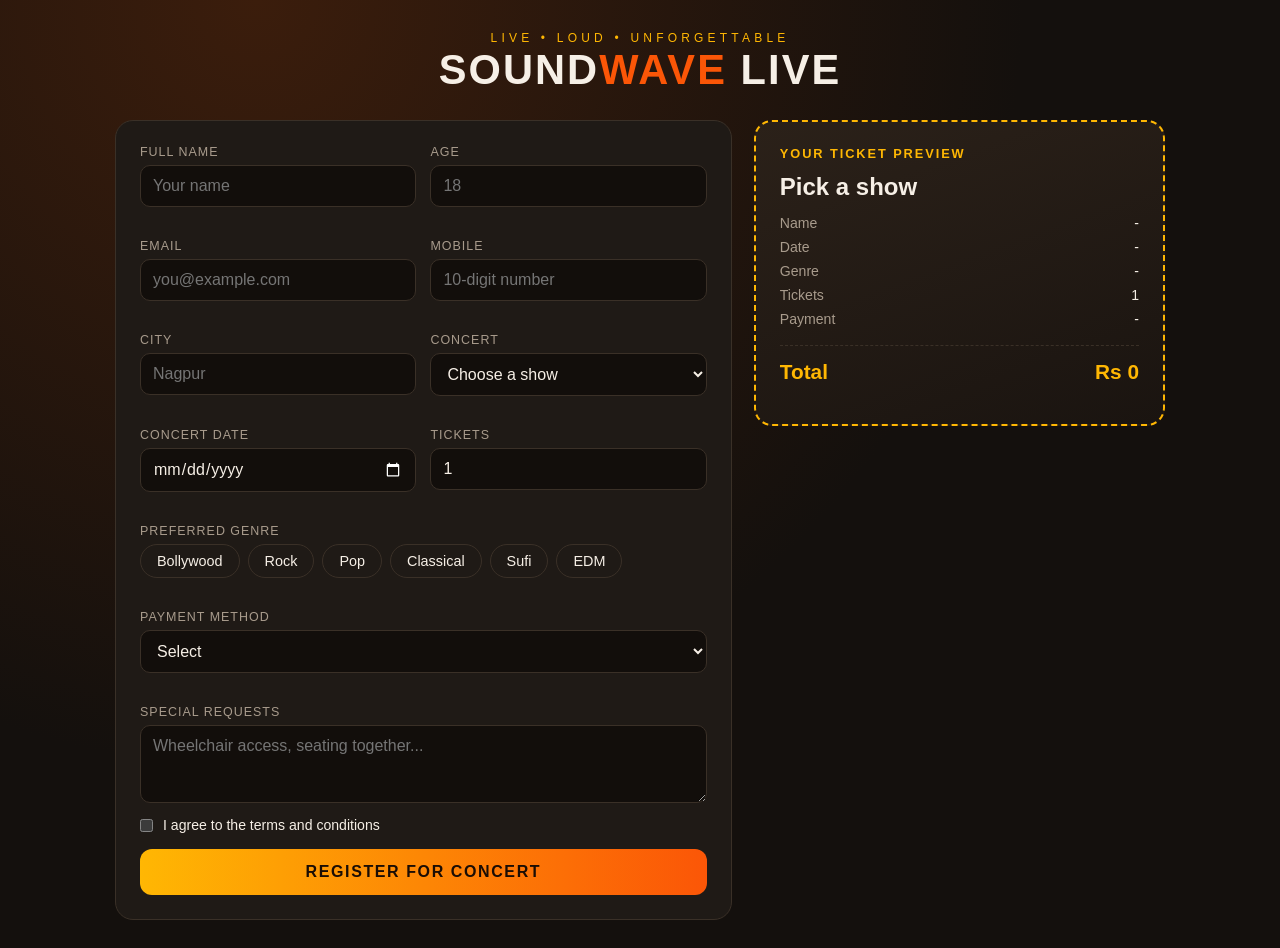
<file: Case_study1/index.html>
<!DOCTYPE html>
<html lang="en">
<head>
<meta charset="UTF-8">
<meta name="viewport" content="width=device-width, initial-scale=1.0">
<title>Sound Wave Live | Concert Registration</title>
<style>
  * { box-sizing: border-box; margin: 0; padding: 0; }
  :root { --bg:#14100d; --card:#1f1a16; --line:#3a3027; --gold:#ffb703; --red:#fb5607; --txt:#f6efe6; --mut:#a89b8c; }
  body { font-family: 'Trebuchet MS', 'Segoe UI', sans-serif; background: radial-gradient(circle at 20% 0%, #3b1d0c, var(--bg) 55%); color: var(--txt); min-height: 100vh; padding: 28px 16px; }
  .wrap { max-width: 1050px; margin: auto; display: grid; grid-template-columns: 1.5fr 1fr; gap: 22px; align-items: start; }
  header { grid-column: 1 / -1; text-align: center; margin-bottom: 4px; }
  header small { letter-spacing: .35em; color: var(--gold); font-size: .75rem; }
  header h1 { font-size: 2.6rem; text-transform: uppercase; letter-spacing: .05em; }
  header h1 b { color: var(--red); }
  form, .ticket { background: var(--card); border: 1px solid var(--line); border-radius: 18px; padding: 24px; }
  .row { display: grid; grid-template-columns: 1fr 1fr; gap: 14px; }
  .field { margin-bottom: 14px; display: flex; flex-direction: column; gap: 6px; }
  label, .lbl { font-size: .78rem; text-transform: uppercase; letter-spacing: .08em; color: var(--mut); }
  input, select, textarea { font: inherit; padding: 11px 12px; background: #120e0b; color: var(--txt); border: 1px solid var(--line); border-radius: 10px; color-scheme: dark; }
  input:focus, select:focus, textarea:focus { outline: 2px solid var(--gold); }
  .err { color: #ff6b6b; font-size: .75rem; min-height: 1em; }
  .chips { display: flex; flex-wrap: wrap; gap: 8px; }
  .chips input { display: none; }
  .chips label { text-transform: none; letter-spacing: 0; font-size: .9rem; padding: 8px 16px; border: 1px solid var(--line); border-radius: 99px; cursor: pointer; color: var(--txt); }
  .chips input:checked + label { background: var(--gold); color: #1a1208; border-color: var(--gold); font-weight: 700; }
  .terms { display: flex; gap: 10px; align-items: center; margin: 6px 0 16px; font-size: .88rem; }
  button { width: 100%; padding: 14px; font: inherit; font-weight: 800; letter-spacing: .1em; text-transform: uppercase; border: 0; border-radius: 12px; cursor: pointer; background: linear-gradient(90deg, var(--gold), var(--red)); color: #1a0d05; }
  button:hover { filter: brightness(1.08); }

  .ticket { position: sticky; top: 20px; background: linear-gradient(160deg, #2b2119, #1a1410); border: 2px dashed var(--gold); }
  .ticket h3 { color: var(--gold); letter-spacing: .15em; font-size: .8rem; margin-bottom: 12px; }
  .ticket .big { font-size: 1.5rem; font-weight: 800; margin-bottom: 14px; }
  .ticket dl { display: grid; grid-template-columns: auto 1fr; gap: 8px 14px; font-size: .88rem; }
  .ticket dt { color: var(--mut); }
  .ticket dd { text-align: right; word-break: break-word; }
  .total { margin-top: 18px; padding-top: 14px; border-top: 1px dashed var(--line); display: flex; justify-content: space-between; font-size: 1.3rem; font-weight: 800; color: var(--gold); }
  .saved { margin-top: 16px; font-size: .8rem; color: var(--mut); }

  @media (max-width: 800px) { .wrap { grid-template-columns: 1fr; } .row { grid-template-columns: 1fr; } .ticket { position: static; } header h1 { font-size: 1.9rem; } }
</style>
</head>
<body>
<div class="wrap">
  <header>
    <small>LIVE &bull; LOUD &bull; UNFORGETTABLE</small>
    <h1>Sound<b>Wave</b> Live</h1>
  </header>

  <form id="reg" novalidate>
    <div class="row">
      <div class="field"><label for="name">Full name</label><input id="name" placeholder="Your name"><span class="err"></span></div>
      <div class="field"><label for="age">Age</label><input id="age" type="number" min="10" max="99" placeholder="18"><span class="err"></span></div>
    </div>
    <div class="row">
      <div class="field"><label for="email">Email</label><input id="email" type="email" placeholder="you@example.com"><span class="err"></span></div>
      <div class="field"><label for="mobile">Mobile</label><input id="mobile" inputmode="numeric" maxlength="10" placeholder="10-digit number"><span class="err"></span></div>
    </div>
    <div class="row">
      <div class="field"><label for="city">City</label><input id="city" placeholder="Nagpur"><span class="err"></span></div>
      <div class="field"><label for="concert">Concert</label>
        <select id="concert">
          <option value="">Choose a show</option>
          <option value="Arijit Singh Night|1500">Arijit Singh Night - Rs 1500</option>
          <option value="Rock Mania|1200">Rock Mania - Rs 1200</option>
          <option value="Sufi Evening|900">Sufi Evening - Rs 900</option>
          <option value="EDM Fest|1800">EDM Fest - Rs 1800</option>
        </select><span class="err"></span></div>
    </div>
    <div class="row">
      <div class="field"><label for="cdate">Concert date</label><input id="cdate" type="date"><span class="err"></span></div>
      <div class="field"><label for="tickets">Tickets</label><input id="tickets" type="number" min="1" max="10" value="1"><span class="err"></span></div>
    </div>
    <div class="field"><span class="lbl">Preferred genre</span>
      <div class="chips" id="genres"></div><span class="err" id="genreErr"></span></div>
    <div class="field"><label for="pay">Payment method</label>
      <select id="pay"><option value="">Select</option><option>UPI</option><option>Credit / Debit Card</option><option>Net Banking</option><option>Pay at venue</option></select><span class="err"></span></div>
    <div class="field"><label for="req">Special requests</label><textarea id="req" rows="3" placeholder="Wheelchair access, seating together..."></textarea></div>
    <div class="terms"><input type="checkbox" id="terms"><label for="terms" style="text-transform:none;letter-spacing:0;font-size:.88rem;color:var(--txt)">I agree to the terms and conditions</label></div>
    <span class="err" id="termsErr"></span>
    <button type="submit">Register for concert</button>
  </form>

  <aside class="ticket">
    <h3>YOUR TICKET PREVIEW</h3>
    <div class="big" id="pShow">Pick a show</div>
    <dl>
      <dt>Name</dt><dd id="pName">-</dd>
      <dt>Date</dt><dd id="pDate">-</dd>
      <dt>Genre</dt><dd id="pGenre">-</dd>
      <dt>Tickets</dt><dd id="pTix">1</dd>
      <dt>Payment</dt><dd id="pPay">-</dd>
    </dl>
    <div class="total"><span>Total</span><span id="pTotal">Rs 0</span></div>
    <p class="saved" id="savedCount"></p>
  </aside>
</div>

<script>
const $ = (id) => document.getElementById(id);
const genres = ['Bollywood', 'Rock', 'Pop', 'Classical', 'Sufi', 'EDM'];
$('genres').innerHTML = genres.map((g, i) =>
  `<input type="radio" name="genre" id="g${i}" value="${g}"><label for="g${i}">${g}</label>`).join('');

$('cdate').min = new Date().toISOString().split('T')[0];

function preview() {
  const [show, price] = ($('concert').value || '|0').split('|');
  $('pShow').textContent = show || 'Pick a show';
  $('pName').textContent = $('name').value || '-';
  $('pDate').textContent = $('cdate').value || '-';
  const g = document.querySelector('input[name=genre]:checked');
  $('pGenre').textContent = g ? g.value : '-';
  const n = Math.max(0, parseInt($('tickets').value) || 0);
  $('pTix').textContent = n;
  $('pPay').textContent = $('pay').value || '-';
  $('pTotal').textContent = 'Rs ' + (Number(price) * n).toLocaleString('en-IN');
}
$('reg').addEventListener('input', preview);
$('reg').addEventListener('change', preview);

function setErr(id, msg) {
  const el = $(id);
  el.parentElement.querySelector('.err').textContent = msg;
  return !msg;
}

function validate() {
  let ok = true;
  ok = setErr('name', $('name').value.trim().length < 3 ? 'Enter your full name' : '') && ok;
  ok = setErr('age', !($('age').value >= 10) ? 'Enter a valid age' : '') && ok;
  ok = setErr('email', !/^\S+@\S+\.\S+$/.test($('email').value) ? 'Enter a valid email' : '') && ok;
  ok = setErr('mobile', !/^[6-9]\d{9}$/.test($('mobile').value) ? 'Enter a valid 10-digit mobile' : '') && ok;
  ok = setErr('city', !$('city').value.trim() ? 'City required' : '') && ok;
  ok = setErr('concert', !$('concert').value ? 'Choose a concert' : '') && ok;
  ok = setErr('cdate', !$('cdate').value ? 'Pick a date' : '') && ok;
  ok = setErr('tickets', !($('tickets').value >= 1 && $('tickets').value <= 10) ? '1 to 10 tickets' : '') && ok;
  ok = setErr('pay', !$('pay').value ? 'Select payment method' : '') && ok;
  const g = document.querySelector('input[name=genre]:checked');
  $('genreErr').textContent = g ? '' : 'Pick a genre'; ok = !!g && ok;
  $('termsErr').textContent = $('terms').checked ? '' : 'Please accept the terms'; ok = $('terms').checked && ok;
  return ok;
}

function refreshCount() {
  const n = (JSON.parse(localStorage.getItem('concertRegs')) || []).length;
  $('savedCount').textContent = n ? `${n} registration(s) saved in this browser` : '';
}

$('reg').addEventListener('submit', (e) => {
  e.preventDefault();
  if (!validate()) return;
  const data = {
    name: $('name').value.trim(), age: $('age').value, email: $('email').value, mobile: $('mobile').value,
    city: $('city').value.trim(), concert: $('concert').value.split('|')[0], date: $('cdate').value,
    genre: document.querySelector('input[name=genre]:checked').value, tickets: $('tickets').value,
    payment: $('pay').value, request: $('req').value.trim(), savedAt: new Date().toISOString()
  };
  const all = JSON.parse(localStorage.getItem('concertRegs')) || [];
  all.push(data);
  localStorage.setItem('concertRegs', JSON.stringify(all));
  alert('Concert registration saved successfully!');
  e.target.reset(); $('tickets').value = 1; preview(); refreshCount();
});
refreshCount(); preview();
</script>
</body>
</html>
</file>
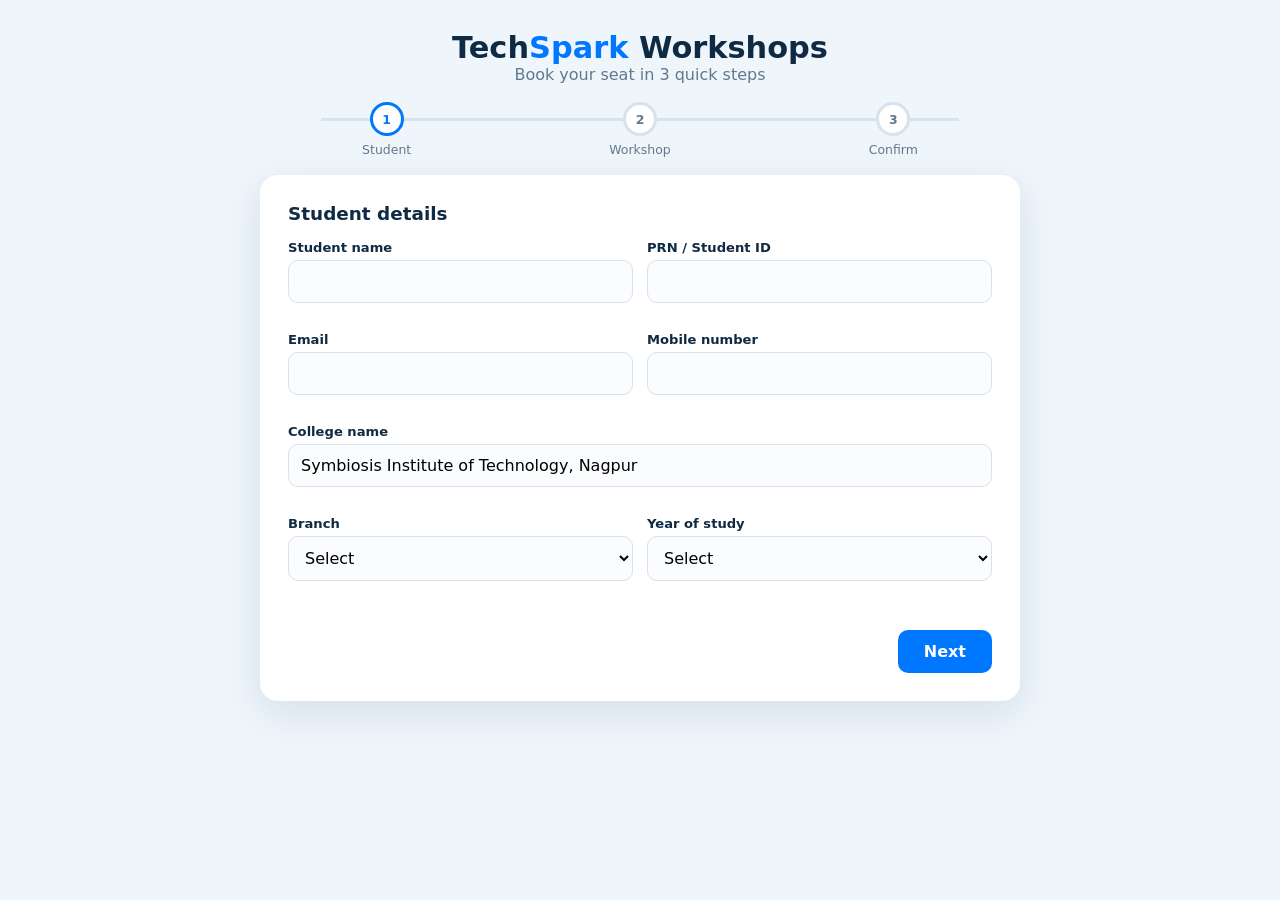
<file: Case_Study2/index.html>
<!DOCTYPE html>
<html lang="en">
<head>
<meta charset="UTF-8">
<meta name="viewport" content="width=device-width, initial-scale=1.0">
<title>TechSpark Workshops | Ticket Booking</title>
<style>
  * { box-sizing: border-box; margin: 0; padding: 0; }
  :root { --ink:#0f2a43; --blue:#0077ff; --mint:#00c9a7; --bg:#eef5fb; --line:#d6e2ee; --mut:#62788d; }
  body { font-family: 'Segoe UI', system-ui, sans-serif; background: var(--bg); color: var(--ink); min-height: 100vh; display: flex; justify-content: center; padding: 30px 14px; }
  .shell { width: 100%; max-width: 760px; }
  .brand { text-align: center; margin-bottom: 18px; }
  .brand h1 { font-size: 1.9rem; }
  .brand h1 span { color: var(--blue); }
  .brand p { color: var(--mut); }

  .steps { display: flex; justify-content: space-between; margin-bottom: 18px; position: relative; }
  .steps::before { content: ''; position: absolute; top: 16px; left: 8%; right: 8%; height: 3px; background: var(--line); }
  .step { position: relative; z-index: 1; text-align: center; flex: 1; font-size: .78rem; color: var(--mut); }
  .step i { display: grid; place-items: center; width: 34px; height: 34px; margin: 0 auto 6px; border-radius: 50%; background: #fff; border: 3px solid var(--line); font-style: normal; font-weight: 700; }
  .step.on i { border-color: var(--blue); color: var(--blue); }
  .step.done i { background: var(--mint); border-color: var(--mint); color: #fff; }

  .card { background: #fff; border-radius: 18px; padding: 28px; box-shadow: 0 12px 40px rgba(15,42,67,.1); }
  .pane { display: none; }
  .pane.show { display: block; animation: in .3s; }
  @keyframes in { from { opacity: 0; transform: translateX(14px); } }
  h2 { font-size: 1.15rem; margin-bottom: 16px; }
  .row { display: grid; grid-template-columns: 1fr 1fr; gap: 14px; }
  .f { margin-bottom: 14px; }
  .f label { display: block; font-size: .82rem; font-weight: 600; margin-bottom: 5px; }
  input, select, textarea { width: 100%; font: inherit; padding: 11px 12px; border: 1.5px solid var(--line); border-radius: 10px; background: #fafcfe; }
  input:focus, select:focus, textarea:focus { outline: none; border-color: var(--blue); box-shadow: 0 0 0 3px rgba(0,119,255,.15); }
  input.bad, select.bad { border-color: #e5484d; }
  .err { color: #e5484d; font-size: .75rem; min-height: 1em; display: block; margin-top: 3px; }

  .cards { display: grid; grid-template-columns: repeat(3, 1fr); gap: 12px; }
  .cards input { display: none; }
  .opt { display: block; padding: 16px 10px; text-align: center; border: 2px solid var(--line); border-radius: 14px; cursor: pointer; font-weight: 600; }
  .opt small { display: block; color: var(--mut); font-weight: 400; margin-top: 4px; }
  .cards input:checked + .opt { border-color: var(--blue); background: #eaf3ff; }

  .counter { display: flex; align-items: center; gap: 14px; }
  .counter button { width: 38px; height: 38px; border-radius: 50%; border: 0; background: var(--blue); color: #fff; font-size: 1.3rem; cursor: pointer; }
  .counter output { font-size: 1.3rem; font-weight: 700; min-width: 28px; text-align: center; }

  .sum { background: #f3f8fd; border-radius: 12px; padding: 16px; font-size: .92rem; }
  .sum div { display: flex; justify-content: space-between; padding: 5px 0; border-bottom: 1px dashed var(--line); }
  .sum div:last-child { border: 0; font-weight: 800; font-size: 1.1rem; color: var(--blue); }

  .btns { display: flex; justify-content: space-between; margin-top: 20px; gap: 10px; }
  .btn { padding: 12px 26px; border: 0; border-radius: 10px; font: inherit; font-weight: 700; cursor: pointer; }
  .back { background: #e6eef6; color: var(--ink); }
  .next { background: var(--blue); color: #fff; margin-left: auto; }
  .book { background: linear-gradient(90deg, var(--blue), var(--mint)); color: #fff; margin-left: auto; }
  .agree { display: flex; gap: 8px; align-items: center; margin-top: 14px; font-size: .88rem; }
  .agree input { width: auto; }

  #okBox { display: none; text-align: center; padding: 20px 0; }
  #okBox .tick { width: 70px; height: 70px; border-radius: 50%; background: var(--mint); color: #fff; font-size: 2.2rem; display: grid; place-items: center; margin: 0 auto 14px; }
  #okBox code { display: inline-block; background: #eaf3ff; padding: 6px 14px; border-radius: 8px; font-weight: 700; margin: 8px 0 16px; }

  @media (max-width: 600px) { .row, .cards { grid-template-columns: 1fr; } .card { padding: 20px; } .step span { display: none; } }
</style>
</head>
<body>
<div class="shell">
  <div class="brand"><h1>Tech<span>Spark</span> Workshops</h1><p>Book your seat in 3 quick steps</p></div>

  <div class="steps">
    <div class="step on" data-s="0"><i>1</i><span>Student</span></div>
    <div class="step" data-s="1"><i>2</i><span>Workshop</span></div>
    <div class="step" data-s="2"><i>3</i><span>Confirm</span></div>
  </div>

  <div class="card">
    <form id="f" novalidate>
      <section class="pane show">
        <h2>Student details</h2>
        <div class="row">
          <div class="f"><label>Student name</label><input id="name"><span class="err"></span></div>
          <div class="f"><label>PRN / Student ID</label><input id="prn"><span class="err"></span></div>
        </div>
        <div class="row">
          <div class="f"><label>Email</label><input id="email" type="email"><span class="err"></span></div>
          <div class="f"><label>Mobile number</label><input id="mobile" maxlength="10"><span class="err"></span></div>
        </div>
        <div class="f"><label>College name</label><input id="college" value="Symbiosis Institute of Technology, Nagpur"><span class="err"></span></div>
        <div class="row">
          <div class="f"><label>Branch</label>
            <select id="branch"><option value="">Select</option><option>Computer Science</option><option>Information Technology</option><option>Electronics &amp; Telecom</option><option>Mechanical</option><option>Civil</option></select><span class="err"></span></div>
          <div class="f"><label>Year of study</label>
            <select id="year"><option value="">Select</option><option>First Year</option><option>Second Year</option><option>Third Year</option><option>Fourth Year</option></select><span class="err"></span></div>
        </div>
      </section>

      <section class="pane">
        <h2>Choose your workshop</h2>
        <div class="cards f">
          <div><input type="radio" name="wtype" id="w1" value="Artificial Intelligence|300"><label class="opt" for="w1">AI &amp; ML<small>Rs 300</small></label></div>
          <div><input type="radio" name="wtype" id="w2" value="Web Development|250"><label class="opt" for="w2">Web Dev<small>Rs 250</small></label></div>
          <div><input type="radio" name="wtype" id="w3" value="Cyber Security|350"><label class="opt" for="w3">Cyber Security<small>Rs 350</small></label></div>
        </div>
        <span class="err" id="wErr"></span>
        <div class="row">
          <div class="f"><label>Workshop date</label><input id="wdate" type="date"><span class="err"></span></div>
          <div class="f"><label>Number of tickets</label>
            <div class="counter"><button type="button" id="minus">-</button><output id="qty">1</output><button type="button" id="plus">+</button></div></div>
        </div>
        <div class="f"><label>Additional requirements</label><textarea id="extra" rows="3" placeholder="Laptop needed, dietary needs..."></textarea></div>
      </section>

      <section class="pane">
        <h2>Review &amp; confirm</h2>
        <div class="sum" id="sum"></div>
        <label class="agree"><input type="checkbox" id="terms"> I agree to the terms and conditions</label>
        <span class="err" id="tErr"></span>
      </section>

      <div class="btns">
        <button type="button" class="btn back" id="back" style="visibility:hidden">Back</button>
        <button type="button" class="btn next" id="next">Next</button>
        <button type="submit" class="btn book" id="book" style="display:none">Book workshop ticket</button>
      </div>
    </form>

    <div id="okBox">
      <div class="tick">&#10003;</div>
      <h2>Booking confirmed!</h2>
      <code id="bid"></code>
      <p style="color:var(--mut);margin-bottom:16px">Workshop ticket booking saved successfully.</p>
      <button class="btn next" style="margin:0" onclick="location.reload()">Book another</button>
    </div>
  </div>
</div>

<script>
const $ = (id) => document.getElementById(id);
const panes = document.querySelectorAll('.pane');
const stepEls = document.querySelectorAll('.step');
let cur = 0, qty = 1;
$('wdate').min = new Date().toISOString().split('T')[0];

function mark(id, msg) {
  const el = $(id); const sp = el.parentElement.querySelector('.err');
  el.classList.toggle('bad', !!msg); if (sp) sp.textContent = msg; return !msg;
}
function check(step) {
  let ok = true;
  if (step === 0) {
    ok = mark('name', $('name').value.trim().length < 3 ? 'Enter your name' : '') && ok;
    ok = mark('prn', !$('prn').value.trim() ? 'PRN required' : '') && ok;
    ok = mark('email', !/^\S+@\S+\.\S+$/.test($('email').value) ? 'Valid email required' : '') && ok;
    ok = mark('mobile', !/^[6-9]\d{9}$/.test($('mobile').value) ? '10-digit mobile required' : '') && ok;
    ok = mark('college', !$('college').value.trim() ? 'Required' : '') && ok;
    ok = mark('branch', !$('branch').value ? 'Select branch' : '') && ok;
    ok = mark('year', !$('year').value ? 'Select year' : '') && ok;
  }
  if (step === 1) {
    const w = document.querySelector('input[name=wtype]:checked');
    $('wErr').textContent = w ? '' : 'Pick a workshop'; ok = !!w && ok;
    ok = mark('wdate', !$('wdate').value ? 'Pick a date' : '') && ok;
  }
  return ok;
}
function go(n) {
  cur = n;
  panes.forEach((p, i) => p.classList.toggle('show', i === n));
  stepEls.forEach((s, i) => { s.classList.toggle('on', i === n); s.classList.toggle('done', i < n); });
  $('back').style.visibility = n ? 'visible' : 'hidden';
  $('next').style.display = n < 2 ? 'block' : 'none';
  $('book').style.display = n === 2 ? 'block' : 'none';
  if (n === 2) summary();
}
function summary() {
  const [type, price] = document.querySelector('input[name=wtype]:checked').value.split('|');
  $('sum').innerHTML = `
    <div><span>Student</span><span>${$('name').value} (${$('prn').value})</span></div>
    <div><span>Branch / Year</span><span>${$('branch').value}, ${$('year').value}</span></div>
    <div><span>Contact</span><span>${$('email').value}</span></div>
    <div><span>Workshop</span><span>${type}</span></div>
    <div><span>Date</span><span>${$('wdate').value}</span></div>
    <div><span>Tickets</span><span>${qty} x Rs ${price}</span></div>
    <div><span>Total</span><span>Rs ${qty * price}</span></div>`;
}
$('next').onclick = () => { if (check(cur)) go(cur + 1); };
$('back').onclick = () => go(cur - 1);
$('plus').onclick = () => { if (qty < 10) $('qty').textContent = ++qty; };
$('minus').onclick = () => { if (qty > 1) $('qty').textContent = --qty; };

$('f').addEventListener('submit', (e) => {
  e.preventDefault();
  if (!$('terms').checked) { $('tErr').textContent = 'Please accept the terms'; return; }
  const [type, price] = document.querySelector('input[name=wtype]:checked').value.split('|');
  const id = 'TS' + Date.now().toString().slice(-6);
  const rec = { id, name: $('name').value, prn: $('prn').value, email: $('email').value, mobile: $('mobile').value,
    college: $('college').value, branch: $('branch').value, year: $('year').value, workshop: type,
    date: $('wdate').value, tickets: qty, total: qty * price, extra: $('extra').value };
  const all = JSON.parse(localStorage.getItem('workshopBookings')) || [];
  all.push(rec); localStorage.setItem('workshopBookings', JSON.stringify(all));
  alert('Workshop ticket booking saved successfully!');
  $('f').style.display = 'none'; $('okBox').style.display = 'block'; $('bid').textContent = 'Booking ID: ' + id;
});
</script>
</body>
</html>
</file>
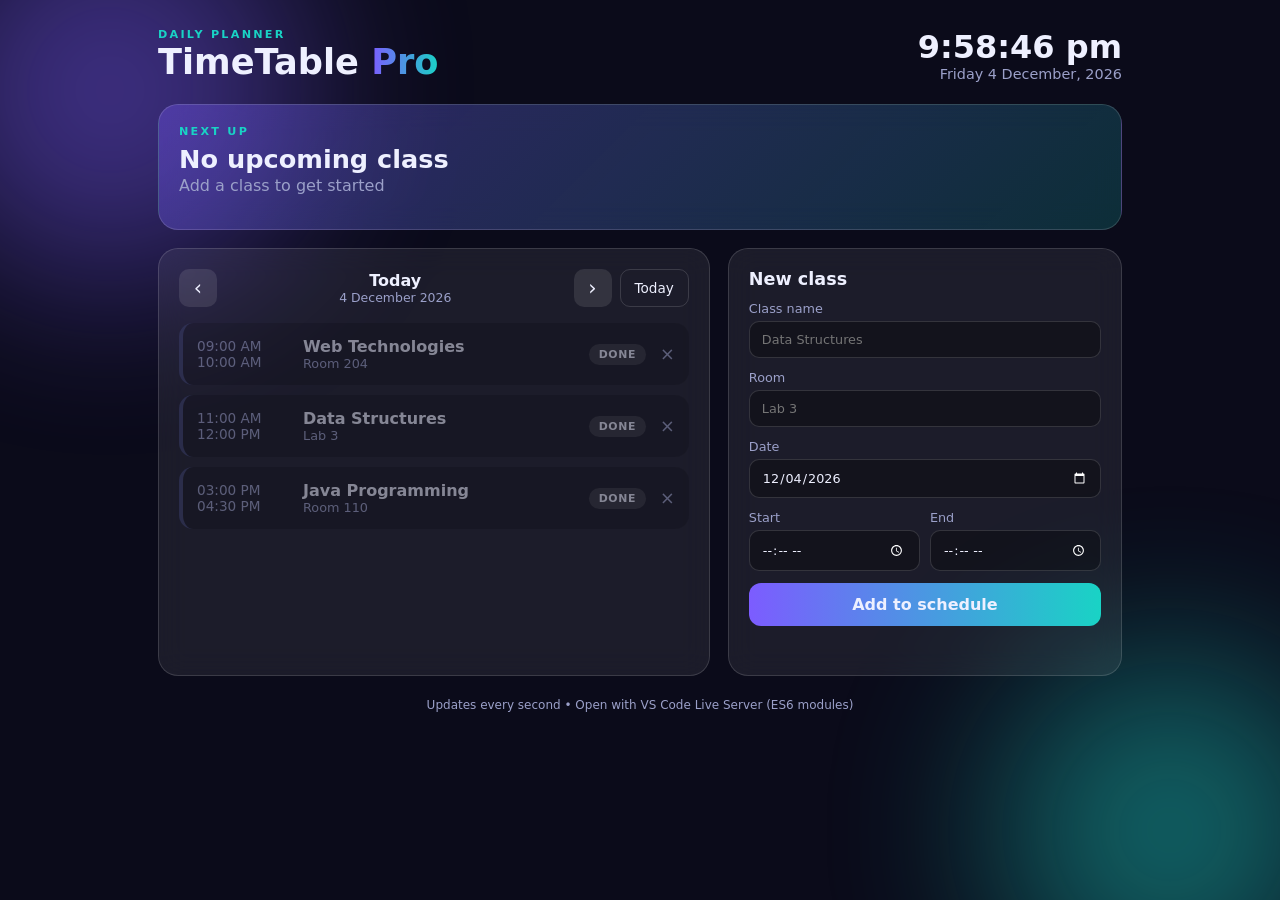
<file: Pract_11/index.html>
<!DOCTYPE html>
<html lang="en">
<head>
  <meta charset="UTF-8">
  <meta name="viewport" content="width=device-width, initial-scale=1.0">
  <title>TimeTable Pro | Class Scheduler</title>
  <link rel="stylesheet" href="style.css">
</head>
<body>
  <div class="blob b1"></div>
  <div class="blob b2"></div>

  <main class="app">
    <header class="top">
      <div>
        <p class="eyebrow">DAILY PLANNER</p>
        <h1>TimeTable <span>Pro</span></h1>
      </div>
      <div class="clock">
        <div id="liveTime">--:--:--</div>
        <div id="liveDate">---</div>
      </div>
    </header>

    <section class="hero glass" id="nextCard">
      <p class="eyebrow">NEXT UP</p>
      <h2 id="nextName">No upcoming class</h2>
      <p id="nextMeta">Add a class to get started</p>
      <div class="count" id="nextCount"></div>
    </section>

    <section class="grid">
      <div class="glass">
        <div class="nav">
          <button id="prev" aria-label="Previous day">&#8249;</button>
          <div class="nav-mid">
            <strong id="dayLabel">Today</strong>
            <small id="dayFull"></small>
          </div>
          <button id="next" aria-label="Next day">&#8250;</button>
          <button id="today" class="ghost">Today</button>
        </div>
        <ul id="list" class="list"></ul>
      </div>

      <form id="form" class="glass form">
        <h3>New class</h3>
        <label>Class name
          <input id="name" required placeholder="Data Structures">
        </label>
        <label>Room
          <input id="room" required placeholder="Lab 3">
        </label>
        <label>Date
          <input id="date" type="date" required>
        </label>
        <div class="two">
          <label>Start
            <input id="start" type="time" required>
          </label>
          <label>End
            <input id="end" type="time" required>
          </label>
        </div>
        <button class="primary" type="submit">Add to schedule</button>
        <p id="toast" class="toast"></p>
      </form>
    </section>

    <p class="foot">Updates every second &bull; Open with VS Code Live Server (ES6 modules)</p>
  </main>

  <script type="module" src="main.js"></script>
</body>
</html>
</file>
<file: Pract_11/style.css>
* { box-sizing: border-box; margin: 0; padding: 0; }
:root {
  --bg: #0b0b1a;
  --glass: rgba(255,255,255,.07);
  --line: rgba(255,255,255,.14);
  --txt: #eef0ff;
  --mut: #9ba0c9;
  --a: #7c5cff;
  --b: #19d3c5;
  --live: #ff4d6d;
}
body {
  font-family: 'Segoe UI', system-ui, sans-serif;
  background: var(--bg);
  color: var(--txt);
  min-height: 100vh;
  overflow-x: hidden;
}
.blob { position: fixed; border-radius: 50%; filter: blur(90px); opacity: .45; z-index: 0; }
.b1 { width: 380px; height: 380px; background: var(--a); top: -100px; left: -80px; }
.b2 { width: 340px; height: 340px; background: var(--b); bottom: -100px; right: -60px; }

.app { position: relative; z-index: 1; max-width: 1000px; margin: auto; padding: 28px 18px 40px; }
.top { display: flex; justify-content: space-between; align-items: flex-end; gap: 14px; flex-wrap: wrap; margin-bottom: 22px; }
.eyebrow { font-size: .7rem; letter-spacing: .2em; color: var(--b); font-weight: 700; }
h1 { font-size: 2.2rem; }
h1 span { background: linear-gradient(90deg, var(--a), var(--b)); -webkit-background-clip: text; background-clip: text; color: transparent; }
.clock { text-align: right; }
#liveTime { font-size: 2rem; font-weight: 700; font-variant-numeric: tabular-nums; }
#liveDate { color: var(--mut); font-size: .9rem; }

.glass {
  background: var(--glass);
  border: 1px solid var(--line);
  border-radius: 20px;
  padding: 20px;
  backdrop-filter: blur(14px);
}
.hero { margin-bottom: 18px; background: linear-gradient(135deg, rgba(124,92,255,.35), rgba(25,211,197,.18)); }
.hero h2 { font-size: 1.6rem; margin: 6px 0 2px; }
.hero p#nextMeta { color: var(--mut); }
.count { margin-top: 14px; display: flex; gap: 10px; }
.count div { background: rgba(0,0,0,.3); border-radius: 12px; padding: 10px 14px; min-width: 64px; text-align: center; }
.count b { display: block; font-size: 1.5rem; font-variant-numeric: tabular-nums; }
.count small { font-size: .65rem; color: var(--mut); letter-spacing: .1em; }

.grid { display: grid; grid-template-columns: 1.4fr 1fr; gap: 18px; }

.nav { display: flex; align-items: center; gap: 8px; margin-bottom: 16px; }
.nav-mid { flex: 1; text-align: center; }
.nav-mid small { display: block; color: var(--mut); font-size: .78rem; }
button { font: inherit; cursor: pointer; border: 0; color: var(--txt); }
.nav button { width: 38px; height: 38px; border-radius: 10px; background: rgba(255,255,255,.1); font-size: 1.3rem; }
.nav button.ghost { width: auto; padding: 0 14px; font-size: .85rem; border: 1px solid var(--line); background: transparent; }
.nav button:hover { background: rgba(255,255,255,.2); }

.list { list-style: none; display: grid; gap: 10px; }
.item { display: flex; gap: 14px; align-items: center; padding: 14px; border-radius: 14px; background: rgba(0,0,0,.25); border-left: 4px solid var(--mut); }
.item .t { min-width: 92px; font-size: .85rem; color: var(--mut); font-variant-numeric: tabular-nums; }
.item .n { font-weight: 600; }
.item .r { font-size: .8rem; color: var(--mut); }
.item .info { flex: 1; }
.badge { font-size: .68rem; padding: 4px 10px; border-radius: 99px; font-weight: 700; letter-spacing: .06em; }
.item.upcoming { border-color: var(--a); } .upcoming .badge { background: rgba(124,92,255,.3); }
.item.live { border-color: var(--live); } .live .badge { background: var(--live); animation: pulse 1.2s infinite; }
.item.done { opacity: .5; border-color: #3a3f6b; } .done .badge { background: rgba(255,255,255,.12); }
.del { background: transparent; color: var(--mut); font-size: 1.1rem; }
.del:hover { color: var(--live); }
.empty { text-align: center; color: var(--mut); padding: 30px 0; }
@keyframes pulse { 50% { opacity: .55; } }

.form { display: grid; gap: 12px; align-content: start; }
.form h3 { font-size: 1.1rem; }
label { display: grid; gap: 5px; font-size: .8rem; color: var(--mut); }
input { font: inherit; padding: 10px 12px; border-radius: 10px; border: 1px solid var(--line); background: rgba(0,0,0,.3); color: var(--txt); color-scheme: dark; }
input:focus { outline: 2px solid var(--a); }
.two { display: grid; grid-template-columns: 1fr 1fr; gap: 10px; }
.primary { padding: 12px; border-radius: 12px; font-weight: 700; background: linear-gradient(90deg, var(--a), var(--b)); }
.primary:hover { filter: brightness(1.1); }
.toast { min-height: 1.2em; font-size: .85rem; color: var(--b); }
.foot { text-align: center; color: var(--mut); font-size: .75rem; margin-top: 22px; }

@media (max-width: 760px) {
  .grid { grid-template-columns: 1fr; }
  .top { align-items: flex-start; }
  .clock { text-align: left; }
  h1 { font-size: 1.8rem; }
  .item { flex-wrap: wrap; }
}
</file>
